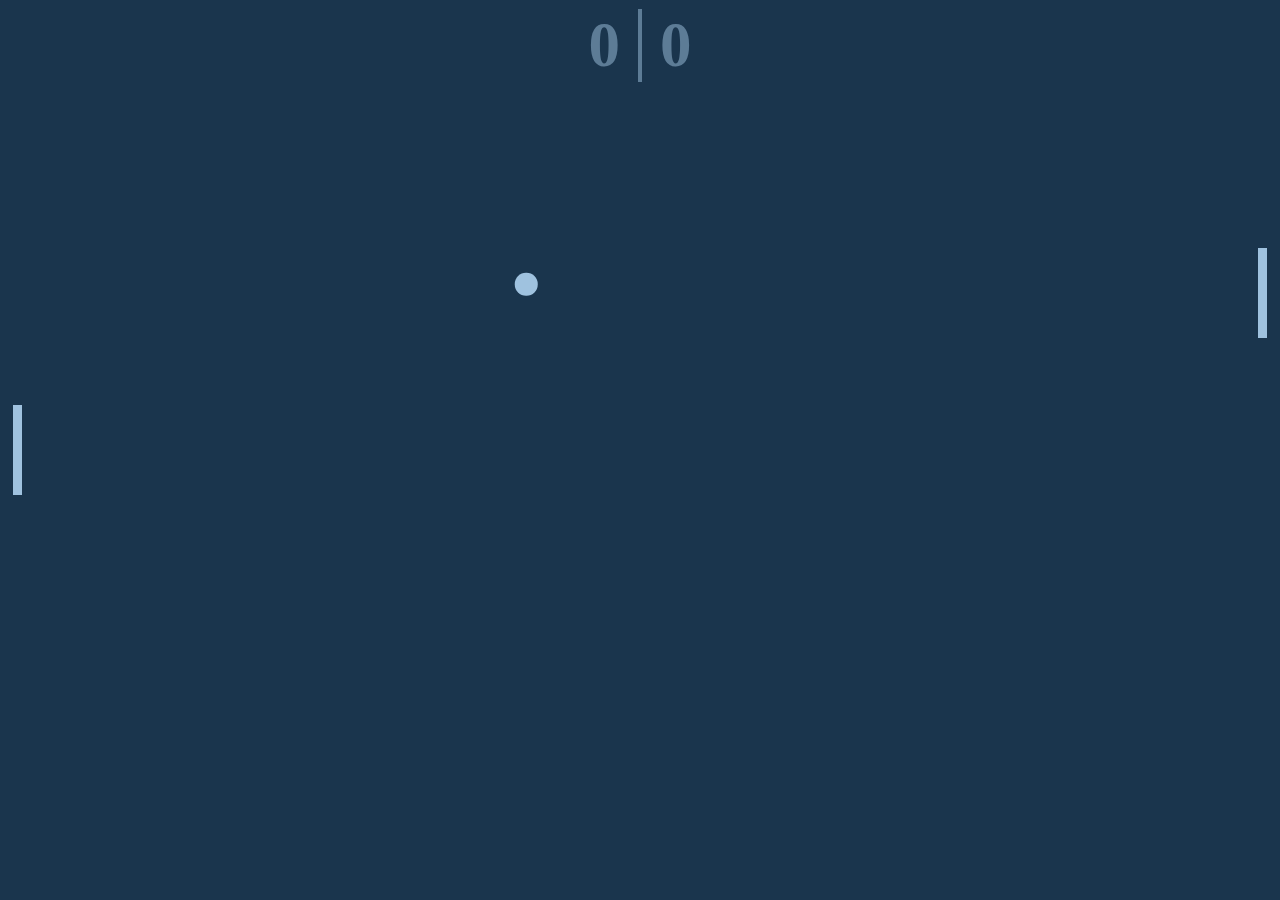
<file: Simple Game/index.html>
<!DOCTYPE html>
<html lang="en">
<head>
  <meta charset="UTF-8">
  <meta http-equiv="X-UA-Compatible" content="IE=edge">
  <meta name="viewport" content="width=device-width, initial-scale=1.0">
  <link rel="stylesheet" href="styles.css">
  <script src="script.js" type="module"></script>
  <title>Document</title>
</head>
<body>
  <div class="score">
    <div id="player-score">0</div>
    <div id="computer-score">0</div>
  </div>
  <div class="ball" id="ball"></div>
  <div class="paddle left" id="player-paddle"></div>
  <div class="paddle right" id="computer-paddle"></div>
</body>
</html>
</file>
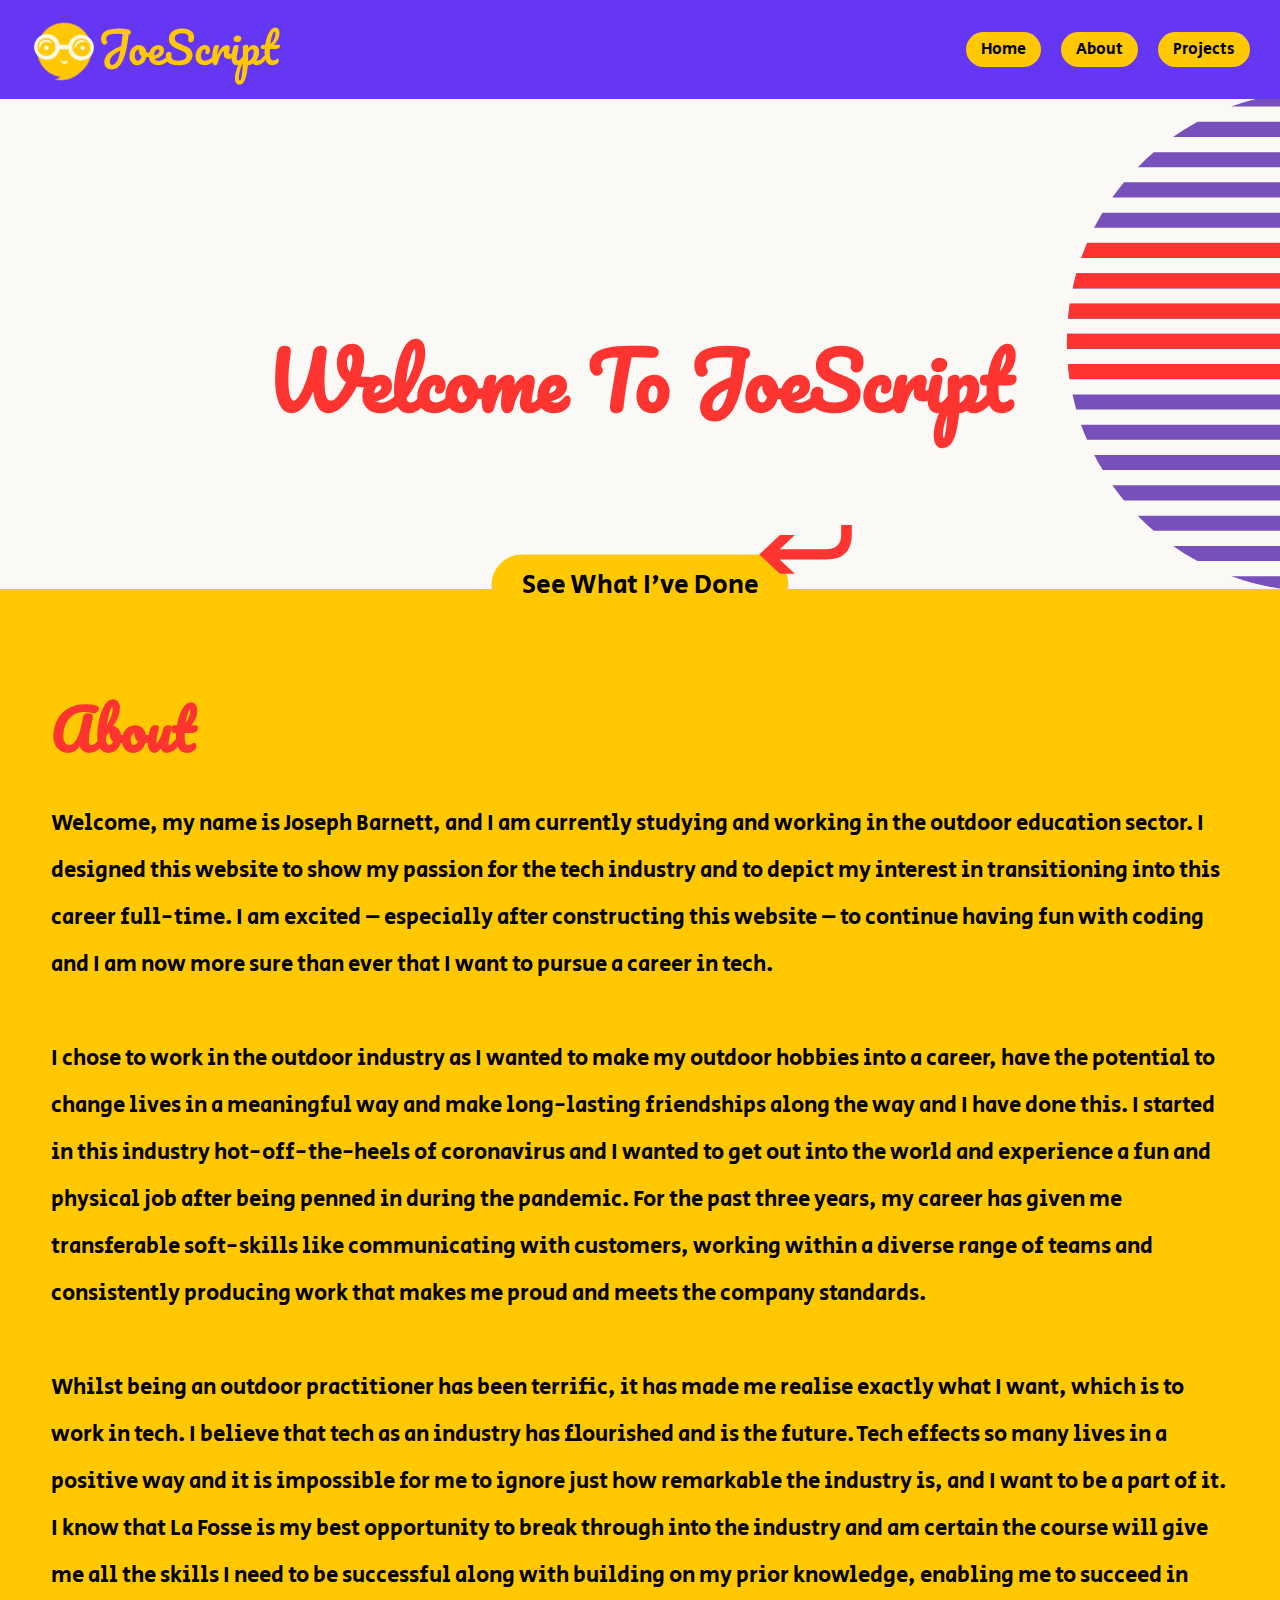
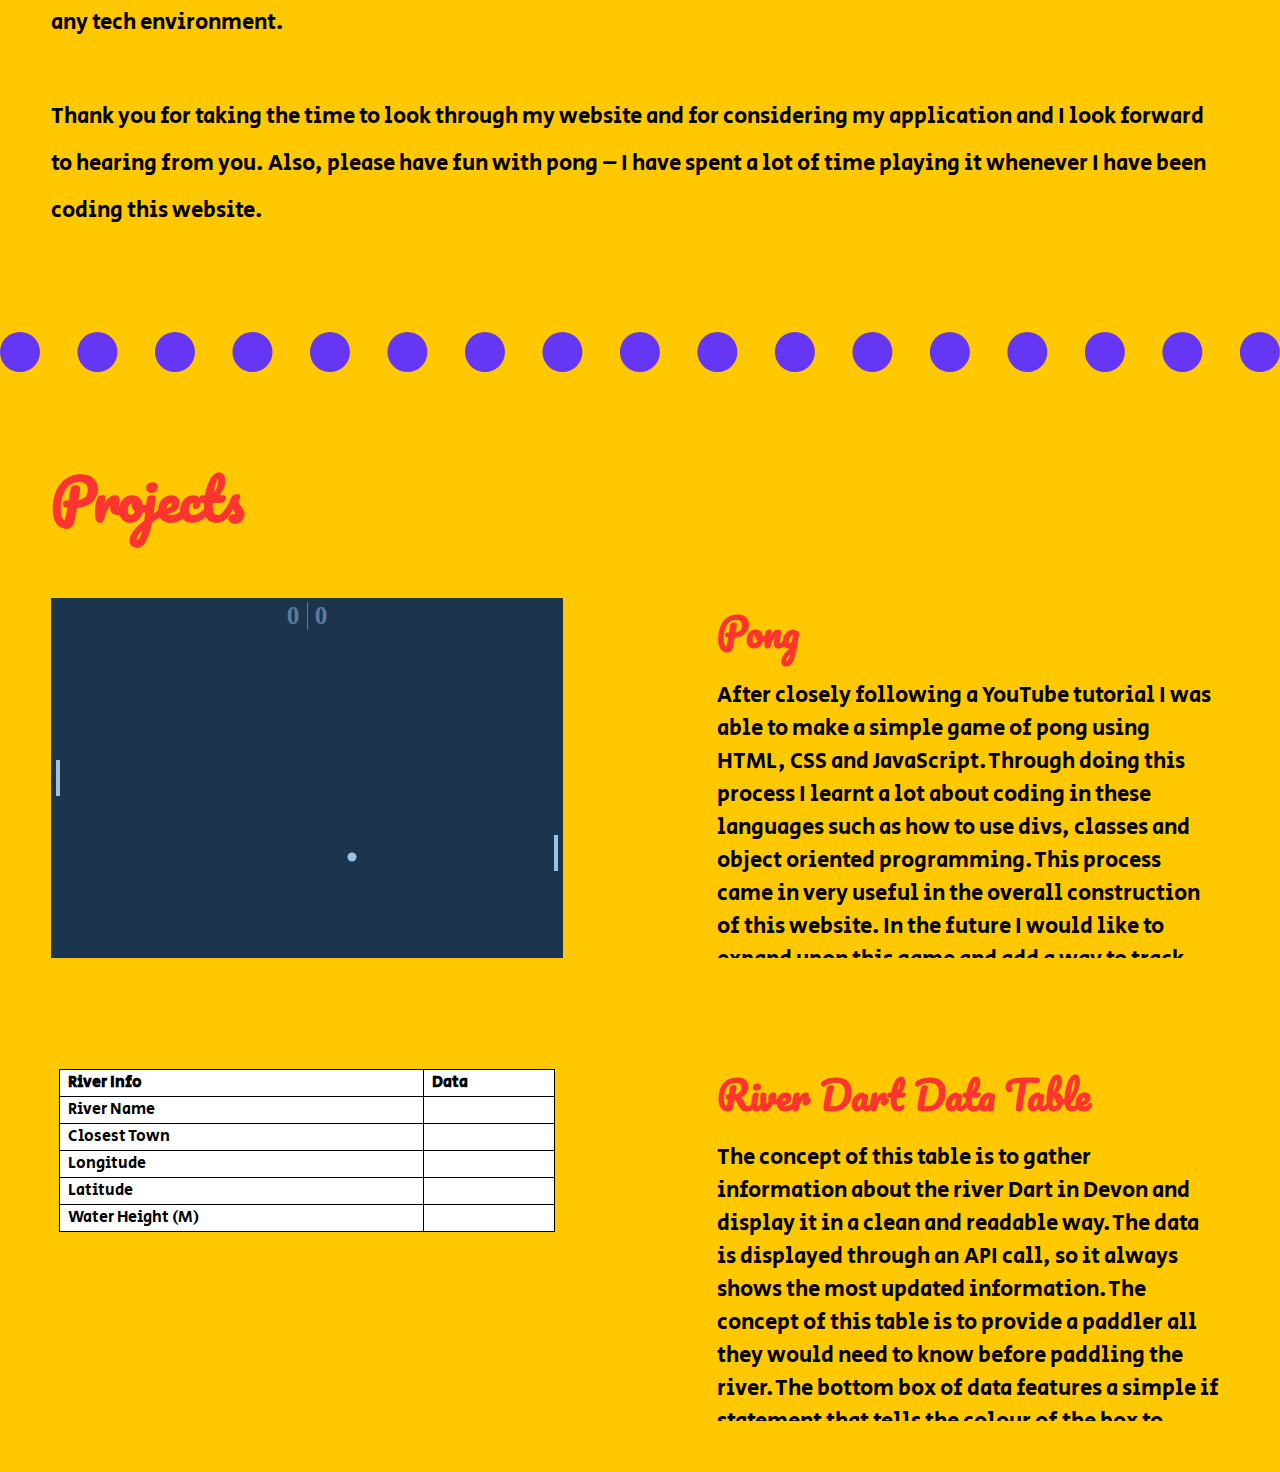
<file: Website/index.html>
<!DOCTYPE html>
<html lang="en">
<head>
    <link rel="stylesheet" type="text/css" href="style.css">
    <meta charset="UTF-8">
    <meta name="viewport" content="width=device-width, initial-scale=1.0">
    <title>Joe-Portfolio</title>
    <link rel="icon" type="image/x-icon" href="Favicon.jpg">
    <link rel="stylesheet" href="https://cdnjs.cloudflare.com/ajax/libs/font-awesome/4.7.0/css/font-awesome.min.css">
</head>
<body>
    <header>
        <a href="#Top"><img src="Joelogo.jpg" id="logo"/></a>
        <ul>
            <li><a href="#Top">Home</a></li>
            <li><a href="#About">About</a></li>
            <li><a href="#Projects">Projects</a></li>
        </ul>
    </header>
    <section id="Home">
        <h1 id="webtitle">Welcome To JoeScript</h1>
        <h1 id="titlearrow">⤵</h1>
        <img src="backgroundimage.png" id="image"/>
        <a id="button" href="#About" class="btn">See What I've Done</a>
        <a id="github" href="https://github.com/Joseph-Barnett" target="_blank">click me</a>
        <i class="fa fa-github" style="font-size:48px;color:#fd3430;"></i>
        <a id="cv" href="Joseph_Barnett_CV.pdf" target="_blank">C.V</a>
    </section>
    <section id="About">
        <div class="sec">
            <h2>About</h2>
            <p>Welcome, my name is Joseph Barnett, and I am currently studying and working in the outdoor education sector. I designed this website to show my passion for the tech industry
                 and to depict my interest in transitioning into this career full-time. I am excited – especially after constructing this website – to continue having fun with coding and I 
                 am now more sure than ever that I want to pursue a career in tech.<br></br>
                I chose to work in the outdoor industry as I wanted to make my outdoor hobbies into a career, have the potential to change lives in a meaningful way and make long-lasting 
                friendships along the way and I have done this. I started in this industry hot-off-the-heels of coronavirus and I wanted to get out into the world and experience a fun and 
                physical job after being penned in during the pandemic. For the past three years, my career has given me transferable soft-skills like communicating with customers, working 
                within a diverse range of teams and consistently producing work that makes me proud and meets the company standards.<br></br>
                Whilst being an outdoor practitioner has been terrific, it has made me realise exactly what I want, which is to work in tech. I believe that tech as an industry has flourished 
                and is the future. Tech effects so many lives in a positive way and it is impossible for me to ignore just how remarkable the industry is, and I want to be a part of it. I know 
                that La Fosse is my best opportunity to break through into the industry and am certain the course will give me all the skills I need to be successful along with building on my 
                prior knowledge, enabling me to succeed in any tech environment.<br></br>
                Thank you for taking the time to look through my website and for considering my application and I look forward to hearing from you. Also, please have fun with pong – I have 
                spent a lot of time playing it whenever I have been coding this website.<br></br>
                </p>
        </div>
    </section>
    <section id="gamesec">
        <h1 id="Projects">Projects</h1>
        <div class="left">
            <iframe id="maingame" src="Simple Game/index.html"></iframe>
        </div>
        <div class="right">
            <h2 class="divheader">Pong</h2>
            <p>After closely following a YouTube tutorial I was able to make a simple game of pong using HTML, CSS and JavaScript. Through doing this process I learnt a lot about coding
                 in these languages such as how to use divs, classes and object oriented programming. This process came in very useful in the overall construction of this website. In the future I 
                 would like to expand upon this game and add a way to track the score so it does not reset every time you play it. Also, I would like to provide the option to use the arrow 
                 keys to control the paddle instead of the mouse.
                 <br></br>The link of the YouTube video I followed is <a href="https://www.youtube.com/watch?v=PeY6lXPrPaA&t=1318s" target="_blank">here</a></p>
        </div>
        <div class="left">
            <iframe id="paddletable" src="Paddle Table/index.html"></iframe>
        </div>
        <div class="right">
            <h2 class="divheader">River Dart Data Table</h2>
            <p>The concept of this table is to gather information about the river Dart in Devon and display it in a clean and readable way. The data is displayed through an API call, so it 
                always shows the most updated information. The concept of this table is to provide a paddler all they would need to know before 
                paddling the river. The bottom box of data features a simple if statement that tells the colour of the box to change if the water in the river is above a certain level. If 
                the box is green, then there is enough water to paddle and red means the water is too low. The main way that I would like to build upon this table is to provide information 
                on more rivers in the UK. It would also be handy to display the grade of difficulty that the river is as well as provide personalised details about each river.
                <br></br>The link of the data I used for the API is <a href="https://environment.data.gov.uk/flood-monitoring/id/stations?riverName=River+Dart" target="_blank">here</a>                
            </p>
        </div>
    </section>
</body>
</html>
</file>
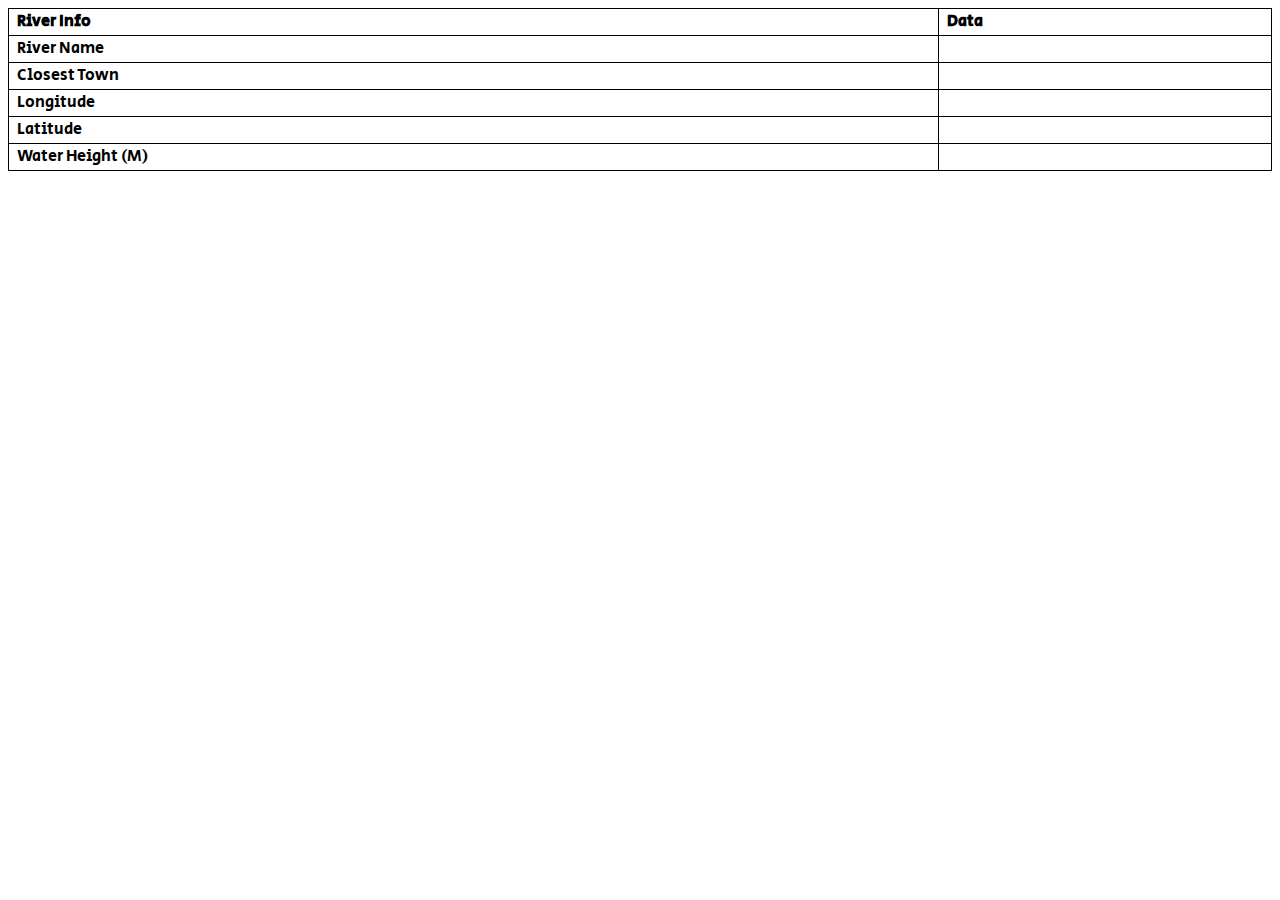
<file: Website/Paddle Table/index.html>
<!DOCTYPE html>
<html lang="en">
<head>
    <meta charset="UTF-8">
    <meta name="viewport" content="width=device-width, initial-scale=1.0">
    <link rel="stylesheet" href="styles.css">
    <script defer src="script.js" type="module"></script>
    <title>Document</title>
</head>
<body>
<table>
  <tr>
    <th>River Info</th>
    <th>Data</th>
  </tr>
  <tr>
    <td>River Name</td>
    <td id="rivername"></td>
  </tr>
  <tr>
    <td>Closest Town</td>
    <td id="closesttown"></td>
  </tr>
  <tr>
    <td>Longitude</td>
    <td id="longitude"></td>
  </tr>
  <tr>
    <td>Latitude</td>
    <td id="latitude"></td>
  </tr>
  <tr>
    <td>Water Height (M)</td>
    <td id="height"></td>
  </tr>
</table>
</body>
</html>
</file>
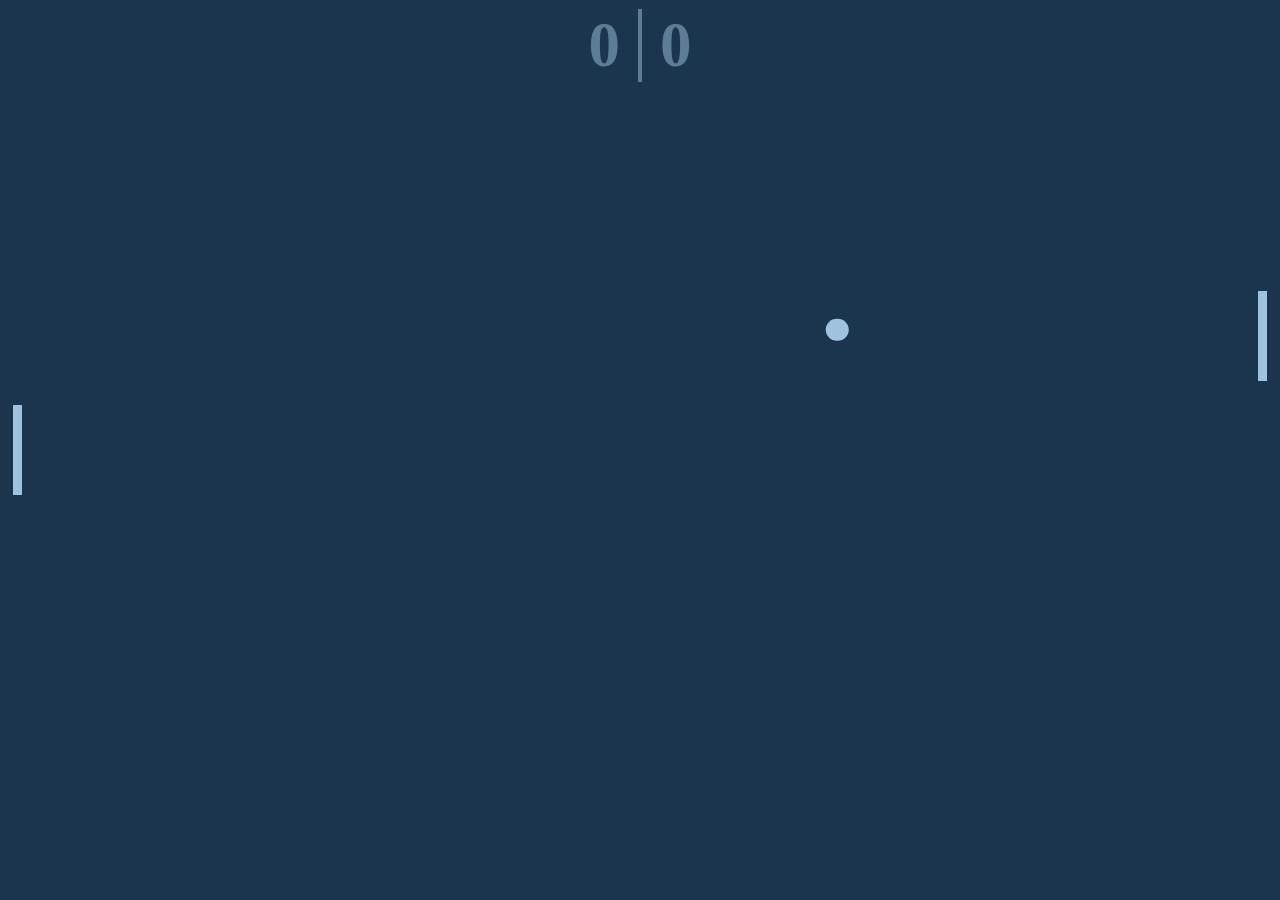
<file: Website/Simple Game/index.html>
<!DOCTYPE html>
<html lang="en">
<head>
  <meta charset="UTF-8">
  <meta http-equiv="X-UA-Compatible" content="IE=edge">
  <meta name="viewport" content="width=device-width, initial-scale=1.0">
  <link rel="stylesheet" href="styles.css">
  <script src="script.js" type="module"></script>
  <title>Document</title>
</head>
<body>
</html>
  <div class="score">
    <div id="player-score">0</div>
    <div id="computer-score">0</div>
  </div>
  <div class="ball" id="ball"></div>
  <div class="paddle left" id="player-paddle"></div>
  <div class="paddle right" id="computer-paddle"></div>
</body>
</html>
</file>
<file: Simple Game/styles.css>
*, *::after, *::before {
    box-sizing: border-box;
  }
  
  :root {
    --hue: 200;
    --saturation: 50%;
    --foreground-color: hsl(var(--hue), var(--saturation), 75%);
    --background-color: hsl(var(--hue), var(--saturation), 20%);
  }
  
  body {
    margin: 0;
    background-color: var(--background-color);
    overflow: hidden;
  }
  
  .paddle {
    --position: 50;
  
    position: absolute;
    background-color: var(--foreground-color);
    top: calc(var(--position) * 1vh);
    transform: translateY(-50%);
    width: 1vh;
    height: 10vh;
  }
  
  .paddle.left {
    left: 1vw;
  }
  
  .paddle.right {
    right: 1vw;
  }
  
  .ball {
    --x: 50;
    --y: 50;
  
    position: absolute;
    background-color: var(--foreground-color);
    left: calc(var(--x) * 1vw);
    top: calc(var(--y) * 1vh);
    border-radius: 50%;
    transform: translate(-50%, -50%);
    width: 2.5vh;
    height: 2.5vh;
  }
  
  .score {
    display: flex;
    justify-content: center;
    font-weight: bold;
    font-size: 7vh;
    color: var(--foreground-color);
  }
  
  .score > * {
    flex-grow: 1;
    flex-basis: 0;
    padding: 0 2vh;
    margin: 1vh 0;
    opacity: .5;
  }
  
  .score > :first-child {
    text-align: right;
    border-right: .5vh solid var(--foreground-color);
  }
</file>
<file: Website/style.css>
@import url('https://fonts.googleapis.com/css2?family=Secular+One&display=swap');

@import url('https://fonts.googleapis.com/css2?family=Pacifico&display=swap');

html {
    scroll-behavior: smooth;
}

* {
    margin: 0;
    padding: 0;
    box-sizing: border-box;
    font-family: 'Secular One', sans-serif;
}

body {
    min-height: 100vh;
    background-color: #ffc800;
}

i {
    position: absolute;
    top: 75%;
    left: 47.5%;
    transform: translate(-50%, -50%);
    -ms-transform: translate(-50%, -50%);
    cursor: pointer; 
}

#cv {
    position: absolute;
    top: 75%;
    left: 52%;
    transform: translate(-50%, -50%);
    -ms-transform: translate(-50%, -50%);
    font-size: 40px;
    color: #fd3430;
    font-family: 'Pacifico', cursive;
    cursor: pointer;
    text-decoration: none;
}

#github {
    position: absolute;
    top: 75%;
    left: 47.5%;
    transform: translate(-50%, -50%);
    -ms-transform: translate(-50%, -50%);
    cursor: pointer;
    color: rgba(0, 0, 0, 0);
    z-index: 5;
}

#titlearrow {
    color: #fd3430;
    z-index: 2;
    position: absolute;
    top: 62.5%;
    left: 68%;
    transform: translate(-50%, -50%) rotate(90deg); 
    -ms-transform: translate(-50%, -50%);
    font-size: 9vw;
    width: 100%;
    height: 26px;
    padding: 0;
    margin: 0;
    margin-top: -13px;
    text-align: center;
    display: inline-block;
}

#webtitle {
    color: #fd3430;
    font-family: 'Pacifico', cursive;
    z-index: 2;
    position: absolute;
    top: 37.5%;
    left: 50%;
    transform: translate(-50%, -50%);
    -ms-transform: translate(-50%, -50%);
    font-size: 6vw;
    width: 100%;
    height: 26px;
    padding: 0;
    margin: 0;
    margin-top: -13px;
    text-align: center;
}

#Home .btn {
    position: absolute;
    top: 65%;
    left: 50%;
    transform: translate(-50%, -50%);
    -ms-transform: translate(-50%, -50%);
    background-color: #ffc800;
    color: black;
    font-size: 2vw;
    padding: 12px 30px;
    border: none;
    cursor: pointer;
    border-radius: 40px;
    text-decoration: none;
}

header {
    position: sticky;
    background-color: #6536f3;
    top: 0;
    left: 0;
    width: 100%;
    padding: 12px 30px 12px 30px;
    display: flex;
    justify-content: space-between;
    align-items: center;
    z-index: 100;
}

#logo {
    position: relative;
    float: left;
}

header ul {
    display: flex;
    justify-content: center;
    align-items: center;
}

header ul li {
    background-color: #ffc800;
    list-style: none;
    margin-left: 20px;
    padding: 6px 15px;
    border-radius: 20px;
}

header ul li a {
    text-decoration: none;
    color: black;
}

header ul li:hover,
header ul li.active {
    background: #fd3430;
    color: black;
}

#About {
    border-bottom: dotted 40px #6536f3;
    padding-top: 2.5vw;
}

#gamesec {
    height: 40vh;
    background-color: #ffc800;
}

#Projects {
    font-family: 'Pacifico', cursive;
    color: #fd3430;
    position: relative;
    font-size: 56px;
    padding-top: 6vw;
    padding-left: 4vw;
}

#About h2 {
    color: #fd3430;
    font-family: 'Pacifico', cursive;
}

#About p {
    padding-top: 1vw;
    line-height: 47px;
}

h2 {
    font-size: 38px;
    color: #fd3430;
    font-family: 'Pacifico', cursive;
}

#image {
    width: 100%;
    height: 60%;
}

.sec {
    position: relative;
    padding: 4vw;
    background: #ffc800;
}

.sec h2 {
    font-size: 3.5em;
    margin-bottom: 10px;
    color: black;
}

.sec p {
    font-size: 1.4em;
    color: black;
}

.right p {
    font-size: 1.4em;
    color: black;
    padding-right: 10px;
}


#maingame {
    height: 40vh;
    width: 40vw;
    border: 0;
}

#paddletable {
    height: 40vh;
    width: 40vw;
    border: 0;
}


.left {
    height: 40vh;
    width: 40vw;
    float: left;
    margin: 4vw;
}

.right {
    height: 40vh;
    width: 40vw;
    float: right;
    margin: 4vw;
    overflow-y: scroll;
}

.right::-webkit-scrollbar-track {
    -webkit-box-shadow: inset 0 0 6px rgba(0,0,0,0.3);
    border-radius: 10px;
    background-color: #daab05;
}

.right::-webkit-scrollbar {
    width: 12px;
    background-color: #ffc800;
}

.right::-webkit-scrollbar-thumb {
    border-radius: 10px;
    -webkit-box-shadow: inset 0 0 6px rgba(0,0,0,.3);
    background-color: #fd3430;
}

.divheader {
    padding-bottom: 1.5vh;
}
</file>
<file: Website/Paddle Table/styles.css>
@import url('https://fonts.googleapis.com/css2?family=Secular+One&display=swap');

table {
    font-family: 'Secular One', sans-serif;
    border-collapse: collapse;
    width: 100%;
  }
  
  td, th {
    border: 1px solid black;
    text-align: left;
    padding: 8px;
    line-height: 10px;
    background-color: white;
  }

.good {
  background-color: green;
}

.bad {
  background-color: red;
}

::-webkit-scrollbar {
  display: none;
}
</file>
<file: Website/Simple Game/styles.css>
*, *::after, *::before {
    box-sizing: border-box;
  }
  
  :root {
    --hue: 200;
    --saturation: 50%;
    --foreground-color: hsl(var(--hue), var(--saturation), 75%);
    --background-color: hsl(var(--hue), var(--saturation), 20%);
  }
  
  body {
    margin: 0;
    background-color: var(--background-color);
    overflow: hidden;
  }
  
  .paddle {
    --position: 50;
  
    position: absolute;
    background-color: var(--foreground-color);
    top: calc(var(--position) * 1vh);
    transform: translateY(-50%);
    width: 1vh;
    height: 10vh;
  }
  
  .paddle.left {
    left: 1vw;
  }
  
  .paddle.right {
    right: 1vw;
  }
  
  .ball {
    --x: 50;
    --y: 50;
  
    position: absolute;
    background-color: var(--foreground-color);
    left: calc(var(--x) * 1vw);
    top: calc(var(--y) * 1vh);
    border-radius: 50%;
    transform: translate(-50%, -50%);
    width: 2.5vh;
    height: 2.5vh;
  }
  
  .score {
    display: flex;
    justify-content: center;
    font-weight: bold;
    font-size: 7vh;
    color: var(--foreground-color);
  }
  
  .score > * {
    flex-grow: 1;
    flex-basis: 0;
    padding: 0 2vh;
    margin: 1vh 0;
    opacity: .5;
  }
  
  .score > :first-child {
    text-align: right;
    border-right: .5vh solid var(--foreground-color);
  }
</file>
